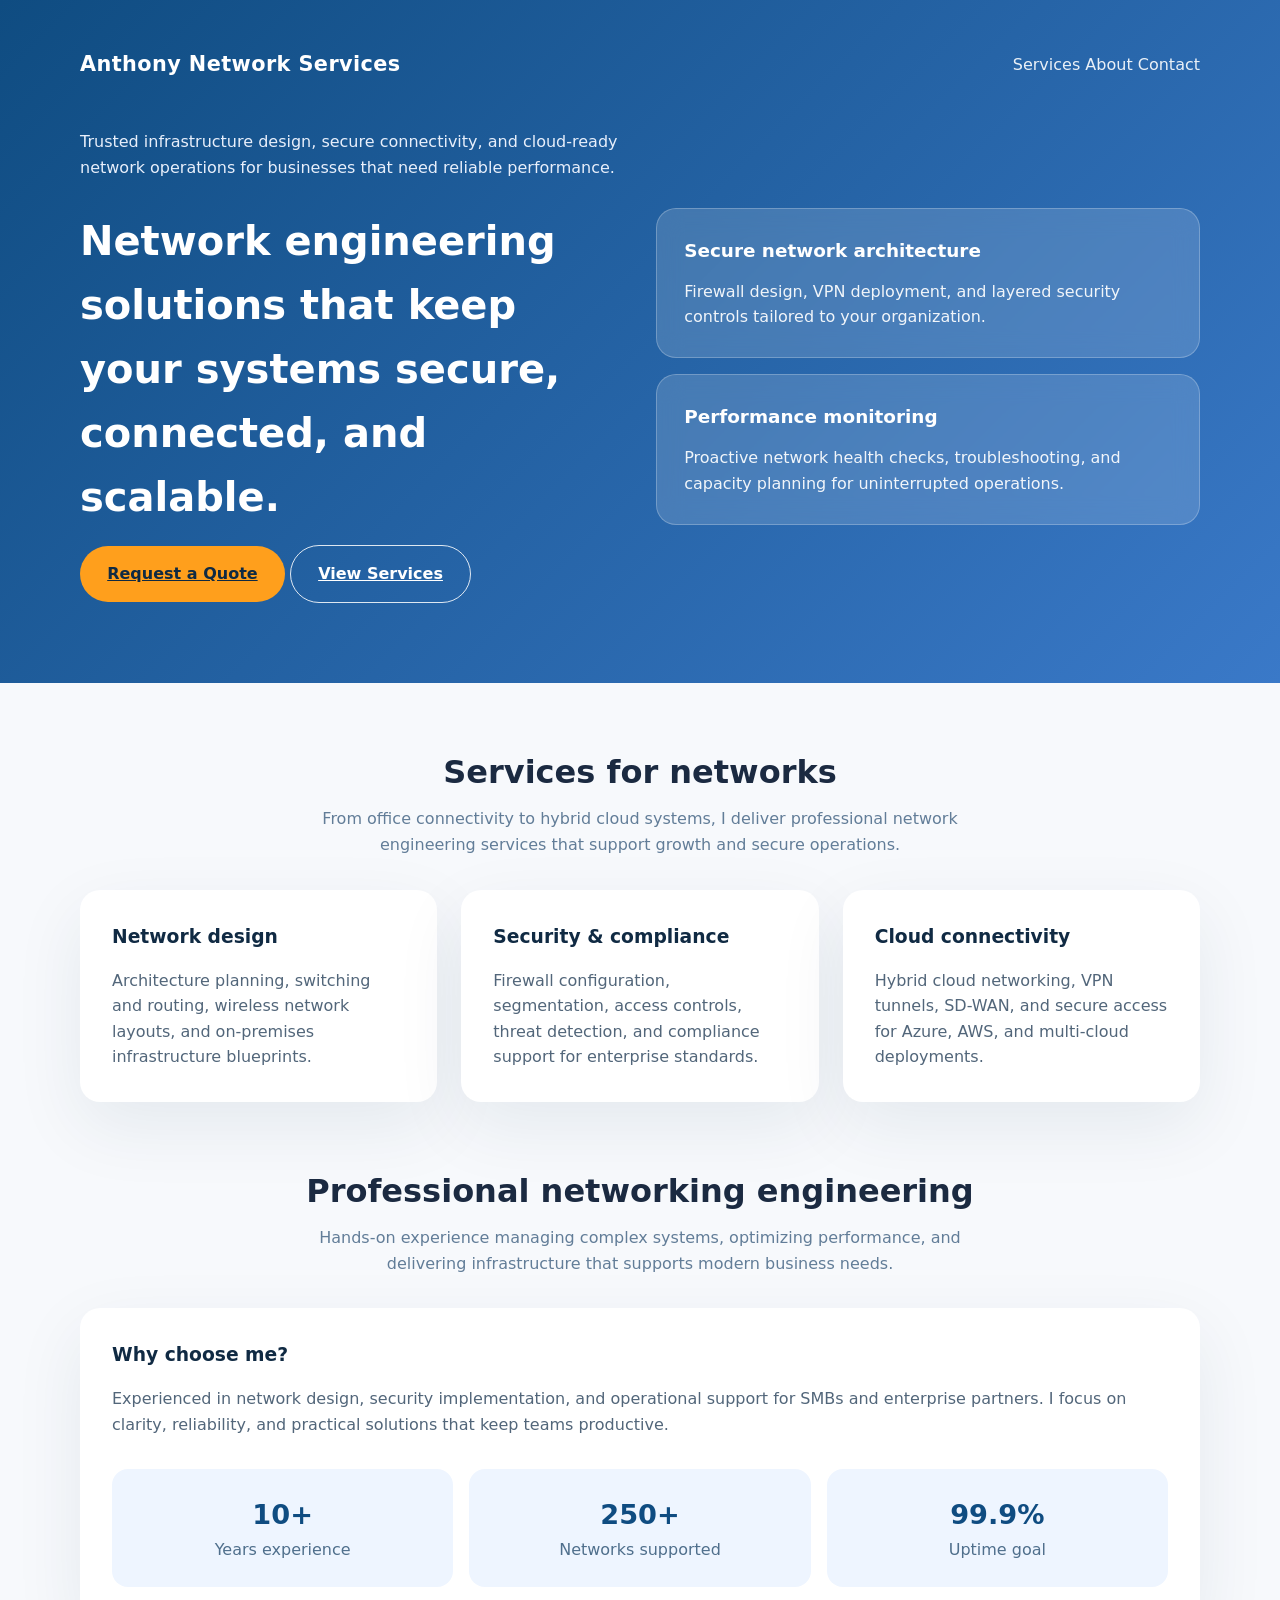
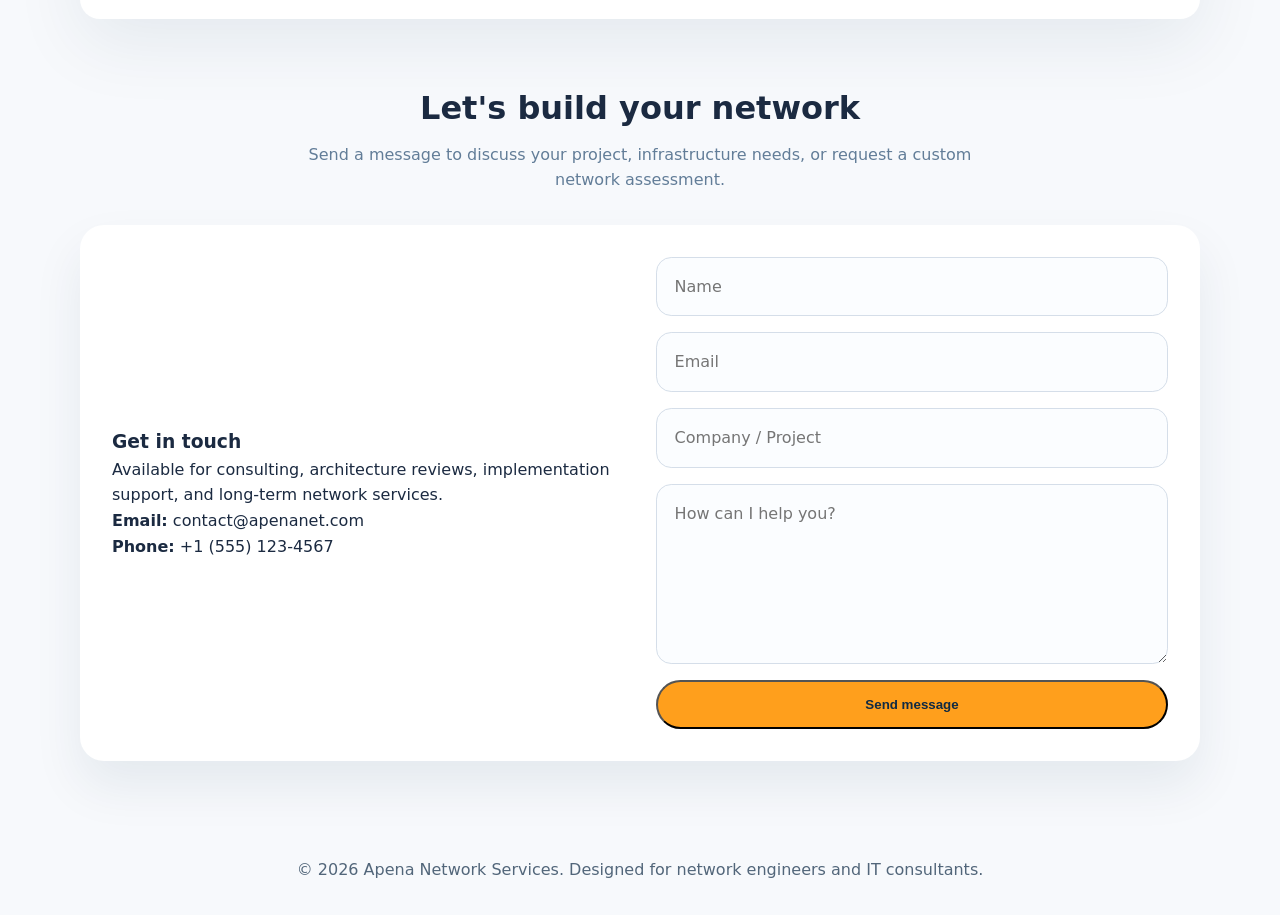
<file: index.html>
<!DOCTYPE html>
<html lang="en">
<head>
  <meta charset="UTF-8" />
  <meta name="viewport" content="width=device-width, initial-scale=1.0" />
  <title>Network Engineering Solutions</title>
  <meta name="description" content="Professional network engineering services for small business, enterprise, and hybrid infrastructure." />
  <link rel="stylesheet" href="styles.css" />
</head>
<body>
  <header>
    <div class="container">
      <nav>
        <div class="brand">Anthony Network Services</div>
        <div>
          <a href="#services">Services</a>
          <a href="#about">About</a>
          <a href="#contact">Contact</a>
        </div>
      </nav>
      <section class="hero">
        <div class="hero-copy">
          <p>Trusted infrastructure design, secure connectivity, and cloud-ready network operations for businesses that need reliable performance.</p>
          <h1>Network engineering solutions that keep your systems secure, connected, and scalable.</h1>
          <div>
            <a class="btn-primary" href="#contact">Request a Quote</a>
            <a class="btn-secondary" href="#services">View Services</a>
          </div>
        </div>
        <div class="hero-visual">
          <div class="card-highlight">
            <h3>Secure network architecture</h3>
            <p>Firewall design, VPN deployment, and layered security controls tailored to your organization.</p>
          </div>
          <div class="card-highlight">
            <h3>Performance monitoring</h3>
            <p>Proactive network health checks, troubleshooting, and capacity planning for uninterrupted operations.</p>
          </div>
        </div>
      </section>
    </div>
  </header>

  <main class="container">
    <section id="services">
      <div class="section-title">
        <h2>Services for networks</h2>
        <p>From office connectivity to hybrid cloud systems, I deliver professional network engineering services that support growth and secure operations.</p>
      </div>
      <div class="grid-3">
        <article class="card">
          <h3>Network design</h3>
          <p>Architecture planning, switching and routing, wireless network layouts, and on-premises infrastructure blueprints.</p>
        </article>
        <article class="card">
          <h3>Security & compliance</h3>
          <p>Firewall configuration, segmentation, access controls, threat detection, and compliance support for enterprise standards.</p>
        </article>
        <article class="card">
          <h3>Cloud connectivity</h3>
          <p>Hybrid cloud networking, VPN tunnels, SD-WAN, and secure access for Azure, AWS, and multi-cloud deployments.</p>
        </article>
      </div>
    </section>

    <section id="about" style="margin-top: 4rem;">
      <div class="section-title">
        <h2>Professional networking engineering</h2>
        <p>Hands-on experience managing complex systems, optimizing performance, and delivering infrastructure that supports modern business needs.</p>
      </div>
      <div class="card">
        <h3>Why choose me?</h3>
        <p>Experienced in network design, security implementation, and operational support for SMBs and enterprise partners. I focus on clarity, reliability, and practical solutions that keep teams productive.</p>
        <div class="stats">
          <div class="stat">
            <strong>10+</strong>
            <span>Years experience</span>
          </div>
          <div class="stat">
            <strong>250+</strong>
            <span>Networks supported</span>
          </div>
          <div class="stat">
            <strong>99.9%</strong>
            <span>Uptime goal</span>
          </div>
        </div>
      </div>
    </section>

    <section id="contact" style="margin-top: 4rem;">
      <div class="section-title">
        <h2>Let's build your network</h2>
        <p>Send a message to discuss your project, infrastructure needs, or request a custom network assessment.</p>
      </div>
      <div class="contact-card">
        <div>
          <h3>Get in touch</h3>
          <p>Available for consulting, architecture reviews, implementation support, and long-term network services.</p>
          <p><strong>Email:</strong> contact@apenanet.com</p>
          <p><strong>Phone:</strong> +1 (555) 123-4567</p>
        </div>
        <form>
          <input type="text" placeholder="Name" aria-label="Name" required />
          <input type="email" placeholder="Email" aria-label="Email" required />
          <input type="text" placeholder="Company / Project" aria-label="Company or project" />
          <textarea placeholder="How can I help you?" aria-label="Message" required></textarea>
          <button type="submit" class="btn-primary">Send message</button>
        </form>
      </div>
    </section>
  </main>

  <footer>
    <div class="container">
      <p>© 2026 Apena Network Services. Designed for network engineers and IT consultants.</p>
    </div>
  </footer>
</body>
</html>
</file>
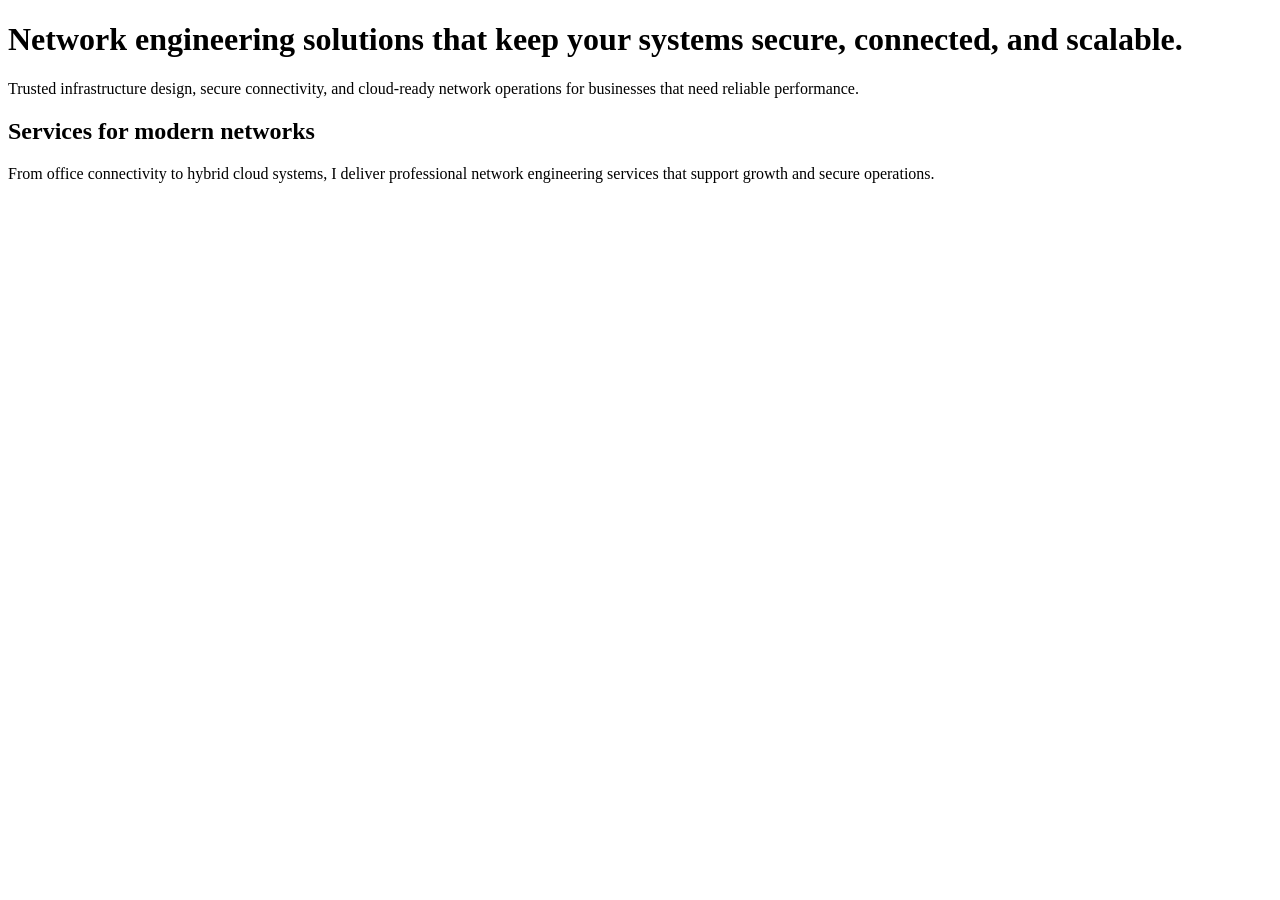
<file: mainpage.html>
<!DOCTYPE html>

<html lang="en">
    <head>
        <title>Network Engineering Solutions | Business Website</title>
        <meta name="description" content="Professional network engineering services for small business, enterprise, and hybrid infrastructure." />
    </head>
    <body>
        <div class="container1">
            <h1>Network engineering solutions that keep your systems secure, connected, and scalable.</h1>
            <p>Trusted infrastructure design, secure connectivity, and cloud-ready network operations for businesses that need reliable performance.</p>
        </div>
        <div class="container2">
            <h2>Services for modern networks</h2>
            <p>From office connectivity to hybrid cloud systems, I deliver professional network engineering services that support growth and secure operations.</p>
        </div>
    
    
    </body>
</html>
</file>
<file: styles.css>
* {
  box-sizing: border-box;
  margin: 0;
  padding: 0;
}

:root {
  color-scheme: light;
  font-family: "Inter", system-ui, -apple-system, BlinkMacSystemFont, "Segoe UI", sans-serif;
  color: #1b2a41;
  background: #f7f9fc;
  line-height: 1.6;
}

body {
  min-height: 100vh;
}

.container {
  width: min(1120px, calc(100% - 2rem));
  margin: 0 auto;
}

header {
  background: linear-gradient(135deg, #0f4c81 0%, #3a79c8 100%);
  color: #fff;
  padding: 3rem 0 2rem;
}

nav {
  display: flex;
  align-items: center;
  justify-content: space-between;
  gap: 1rem;
}

.brand {
  font-size: 1.3rem;
  font-weight: 700;
  letter-spacing: 0.02em;
}

nav a {
  color: rgba(255,255,255,0.9);
  text-decoration: none;
  font-weight: 500;
}

.hero {
  display: grid;
  grid-template-columns: 1fr 1fr;
  gap: 2rem;
  align-items: center;
  padding: 3rem 0;
}

.hero-copy h1 {
  font-size: clamp(2.5rem, 3vw, 4rem);
  margin-bottom: 1rem;
}

.hero-copy p {
  max-width: 46rem;
  margin-bottom: 1.8rem;
  color: #e8effb;
}

.btn-primary,
.btn-secondary {
  display: inline-flex;
  align-items: center;
  justify-content: center;
  gap: 0.6rem;
  border-radius: 999px;
  padding: 0.95rem 1.7rem;
  font-weight: 600;
  transition: transform 0.2s ease, background-color 0.2s ease, color 0.2s ease;
}

.btn-primary {
  background: #ff9f1c;
  color: #102a43;
}

.btn-primary:hover,
.btn-secondary:hover {
  transform: translateY(-1px);
}

.btn-secondary {
  border: 1px solid rgba(255,255,255,0.85);
  color: #fff;
  background: transparent;
}

.hero-visual {
  display: grid;
  gap: 1rem;
}

.card-highlight {
  background: rgba(255,255,255,0.15);
  border: 1px solid rgba(255,255,255,0.24);
  border-radius: 1.25rem;
  padding: 1.7rem;
  backdrop-filter: blur(12px);
}

.card-highlight h3 {
  font-size: 1.15rem;
  margin-bottom: 0.85rem;
}

.card-highlight p {
  color: rgba(255,255,255,0.92);
}

main {
  padding: 4rem 0;
}

.section-title {
  text-align: center;
  margin-bottom: 2rem;
}

.section-title h2 {
  font-size: clamp(2rem, 2.5vw, 2.75rem);
  margin-bottom: 0.5rem;
}

.section-title p {
  max-width: 42rem;
  margin: 0 auto;
  color: #627d98;
}

.grid-3 {
  display: grid;
  grid-template-columns: repeat(3, minmax(0, 1fr));
  gap: 1.5rem;
}

.card {
  background: #fff;
  border-radius: 1.25rem;
  padding: 2rem;
  box-shadow: 0 24px 70px rgba(15, 45, 75, 0.08);
}

.card h3 {
  margin-bottom: 1rem;
  color: #102a43;
}

.card p {
  color: #52667a;
}

.stats {
  display: grid;
  grid-template-columns: repeat(3, minmax(0, 1fr));
  gap: 1rem;
  margin-top: 2rem;
}

.stat {
  background: #eef5ff;
  border-radius: 1rem;
  padding: 1.5rem;
  text-align: center;
}

.stat strong {
  display: block;
  font-size: 1.7rem;
  color: #0f4c81;
}

.stat span {
  color: #4f6f8c;
}

.contact-card {
  display: grid;
  grid-template-columns: 1fr 1fr;
  gap: 2rem;
  align-items: center;
  background: #fff;
  border-radius: 1.5rem;
  box-shadow: 0 25px 50px rgba(15, 45, 75, 0.08);
  padding: 2rem;
}

.contact-card form {
  display: grid;
  gap: 1rem;
}

input,
textarea {
  width: 100%;
  padding: 1rem 1.1rem;
  border: 1px solid #d5dee9;
  border-radius: 0.95rem;
  background: #fbfdff;
  color: #102a43;
  font: inherit;
}

textarea {
  min-height: 180px;
  resize: vertical;
}

footer {
  padding: 2rem 0;
  text-align: center;
  color: #52667a;
}

footer a {
  color: #0f4c81;
  text-decoration: none;
}

@media (max-width: 900px) {
  .hero,
  .contact-card {
    grid-template-columns: 1fr;
  }

  .grid-3,
  .stats {
    grid-template-columns: 1fr;
  }
}

@media (max-width: 640px) {
  header {
    padding: 2rem 0 1.5rem;
  }

  nav {
    flex-direction: column;
    align-items: flex-start;
  }

  .hero {
    padding: 2rem 0;
  }

  .hero-copy h1 {
    font-size: 2.5rem;
  }
}
</file>
